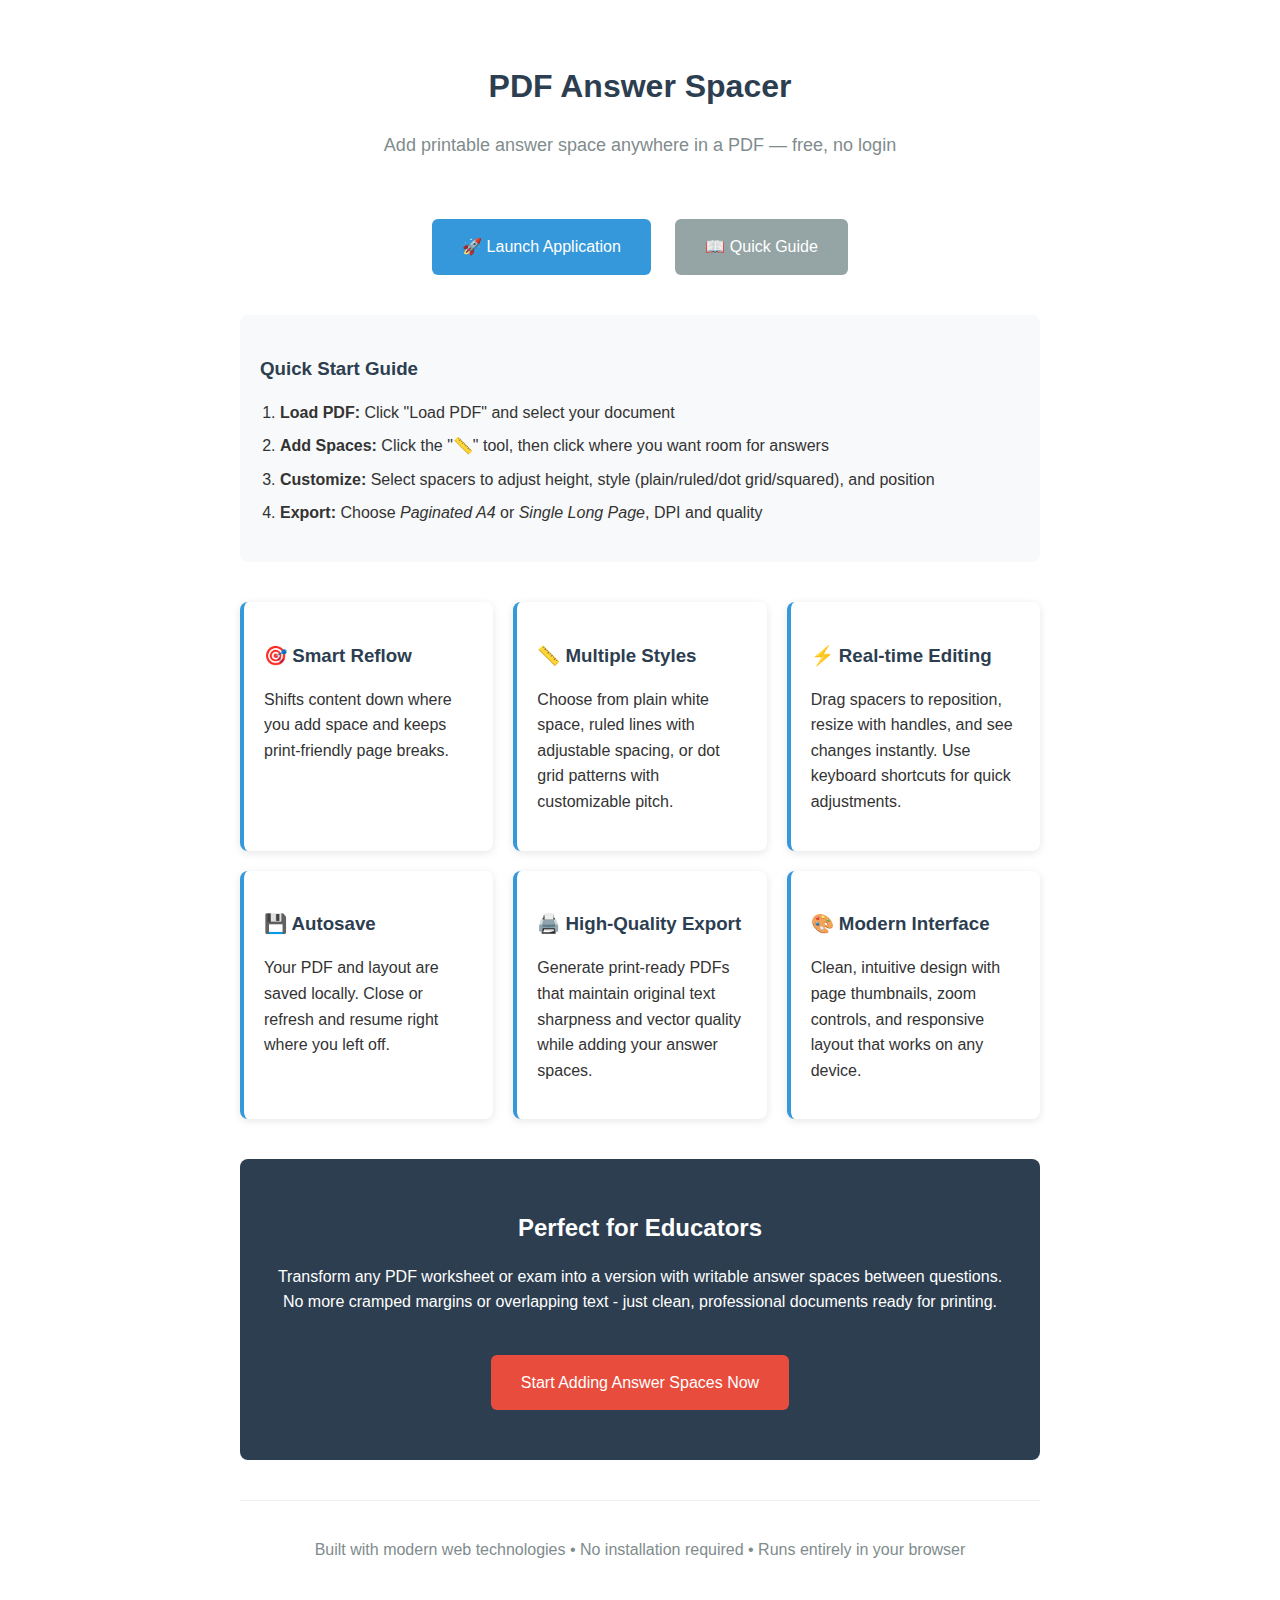
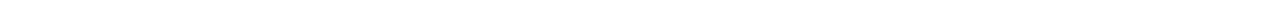
<file: demo.html>
<!DOCTYPE html>
<html lang="en">
<head>
    <meta charset="UTF-8">
    <meta name="viewport" content="width=device-width, initial-scale=1.0">
    <title>PDF Answer Spacer - Demo</title>
    <style>
        body {
            font-family: -apple-system, BlinkMacSystemFont, 'Segoe UI', Roboto, sans-serif;
            max-width: 800px;
            margin: 0 auto;
            padding: 40px 20px;
            line-height: 1.6;
            color: #333;
        }
        .demo-header {
            text-align: center;
            margin-bottom: 40px;
        }
        .demo-header h1 {
            color: #2c3e50;
            margin-bottom: 10px;
        }
        .demo-header p {
            color: #7f8c8d;
            font-size: 18px;
        }
        .feature-grid {
            display: grid;
            grid-template-columns: repeat(auto-fit, minmax(250px, 1fr));
            gap: 20px;
            margin: 40px 0;
        }
        .feature-card {
            background: white;
            padding: 20px;
            border-radius: 8px;
            box-shadow: 0 2px 8px rgba(0,0,0,0.1);
            border-left: 4px solid #3498db;
        }
        .feature-card h3 {
            color: #2c3e50;
            margin-bottom: 10px;
        }
        .demo-button {
            display: inline-block;
            background: #3498db;
            color: white;
            padding: 15px 30px;
            text-decoration: none;
            border-radius: 6px;
            font-weight: 500;
            margin: 20px 10px;
            transition: background-color 0.2s ease;
        }
        .demo-button:hover {
            background: #2980b9;
        }
        .demo-button.secondary {
            background: #95a5a6;
        }
        .demo-button.secondary:hover {
            background: #7f8c8d;
        }
        .screenshot {
            max-width: 100%;
            border-radius: 8px;
            box-shadow: 0 4px 12px rgba(0,0,0,0.15);
            margin: 20px 0;
        }
        .instructions {
            background: #f8f9fa;
            padding: 20px;
            border-radius: 8px;
            margin: 20px 0;
        }
        .instructions h3 {
            color: #2c3e50;
            margin-bottom: 15px;
        }
        .instructions ol {
            padding-left: 20px;
        }
        .instructions li {
            margin-bottom: 8px;
        }
    </style>
</head>
<body>
    <div class="demo-header">
        <h1>PDF Answer Spacer</h1>
        <p>Add printable answer space anywhere in a PDF — free, no login</p>
    </div>

    <div style="text-align: center;">
        <a href="/" class="demo-button">🚀 Launch Application</a>
        <a href="/guide" class="demo-button secondary">📖 Quick Guide</a>
    </div>

    <div class="instructions">
        <h3>Quick Start Guide</h3>
        <ol>
            <li><strong>Load PDF:</strong> Click "Load PDF" and select your document</li>
            <li><strong>Add Spaces:</strong> Click the "📏" tool, then click where you want room for answers</li>
            <li><strong>Customize:</strong> Select spacers to adjust height, style (plain/ruled/dot grid/squared), and position</li>
            <li><strong>Export:</strong> Choose <em>Paginated A4</em> or <em>Single Long Page</em>, DPI and quality</li>
        </ol>
    </div>

    <div class="feature-grid">
        <div class="feature-card">
            <h3>🎯 Smart Reflow</h3>
            <p>Shifts content down where you add space and keeps print-friendly page breaks.</p>
        </div>

        <div class="feature-card">
            <h3>📏 Multiple Styles</h3>
            <p>Choose from plain white space, ruled lines with adjustable spacing, or dot grid patterns with customizable pitch.</p>
        </div>

        <div class="feature-card">
            <h3>⚡ Real-time Editing</h3>
            <p>Drag spacers to reposition, resize with handles, and see changes instantly. Use keyboard shortcuts for quick adjustments.</p>
        </div>

        <div class="feature-card">
            <h3>💾 Autosave</h3>
            <p>Your PDF and layout are saved locally. Close or refresh and resume right where you left off.</p>
        </div>

        <div class="feature-card">
            <h3>🖨️ High-Quality Export</h3>
            <p>Generate print-ready PDFs that maintain original text sharpness and vector quality while adding your answer spaces.</p>
        </div>

        <div class="feature-card">
            <h3>🎨 Modern Interface</h3>
            <p>Clean, intuitive design with page thumbnails, zoom controls, and responsive layout that works on any device.</p>
        </div>
    </div>

    <div style="background: #2c3e50; color: white; padding: 30px; border-radius: 8px; margin: 40px 0; text-align: center;">
        <h2 style="margin-bottom: 15px;">Perfect for Educators</h2>
        <p style="font-size: 16px; margin-bottom: 20px;">
            Transform any PDF worksheet or exam into a version with writable answer spaces between questions. 
            No more cramped margins or overlapping text - just clean, professional documents ready for printing.
        </p>
        <a href="index.html" class="demo-button" style="background: #e74c3c; border: none;">
            Start Adding Answer Spaces Now
        </a>
    </div>

    <div style="text-align: center; color: #7f8c8d; margin-top: 40px; padding-top: 20px; border-top: 1px solid #ecf0f1;">
        <p>Built with modern web technologies • No installation required • Runs entirely in your browser</p>
    </div>
</body>
</html>
</file>
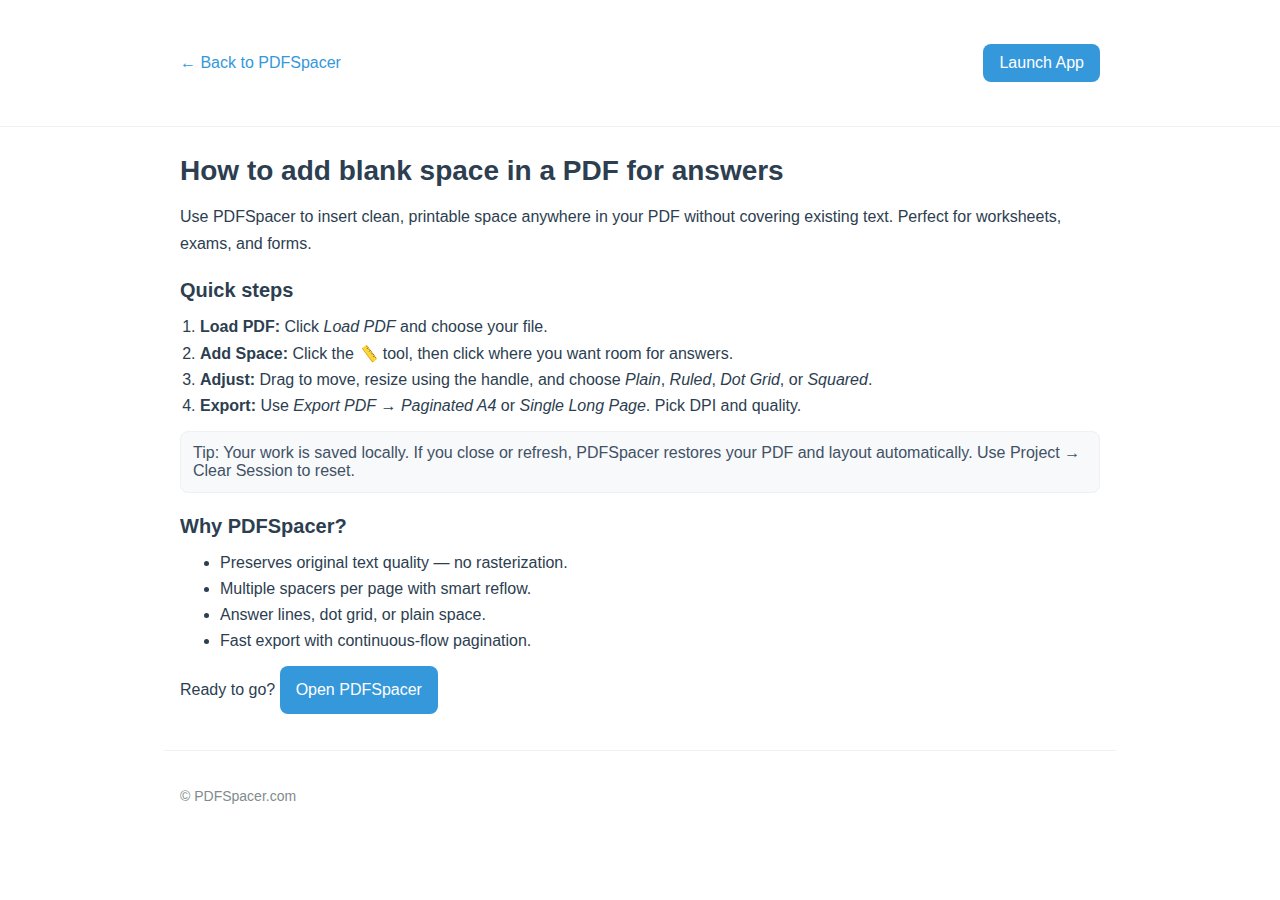
<file: guide.html>
<!DOCTYPE html>
<html lang="en">
<head>
  <meta charset="UTF-8">
  <meta name="viewport" content="width=device-width, initial-scale=1.0">
  <title>How to Add Blank Space in a PDF for Answers | PDFSpacer</title>
  <meta name="description" content="Step-by-step guide: add blank space anywhere in a PDF for answers or notes without covering text. Free, no login—using PDFSpacer.">
  <link rel="canonical" href="https://pdfspacer.com/guide">
  <meta name="robots" content="index, follow">
  <meta property="og:title" content="How to Add Blank Space in a PDF for Answers">
  <meta property="og:description" content="Click to insert answer space anywhere in your PDF with PDFSpacer. Free, no login.">
  <meta property="og:type" content="article">
  <meta property="og:url" content="https://pdfspacer.com/guide">
  <meta property="og:image" content="https://pdfspacer.com/og.png">
  <link rel="icon" type="image/svg+xml" href="/favicon.svg">
  <style>
    body { font-family: -apple-system, BlinkMacSystemFont, 'Segoe UI', Roboto, sans-serif; margin: 0; color: #2c3e50; }
    header { padding: 24px 16px; border-bottom: 1px solid #eef1f4; }
    header .wrap { max-width: 920px; margin: 0 auto; display:flex; align-items:center; justify-content:space-between; }
    header a { text-decoration: none; color:#3498db; }
    .wrap { max-width: 920px; margin: 0 auto; padding: 20px 16px; }
    h1 { font-size: 28px; margin: 8px 0 12px; }
    h2 { font-size: 20px; margin: 22px 0 10px; }
    p { line-height: 1.7; }
    .btn { display:inline-block; background:#3498db; color:#fff; padding:10px 16px; border-radius:8px; text-decoration:none; }
    .btn:hover { background:#2980b9; }
    ol { padding-left: 20px; }
    li { margin: 8px 0; }
    .tip { background:#f8f9fa; border:1px solid #eef1f4; border-radius:8px; padding:12px; margin:16px 0; color:#415166; }
    footer { border-top:1px solid #eef1f4; margin-top: 20px; }
  </style>
  <script type="application/ld+json">
  {
    "@context": "https://schema.org",
    "@type": "HowTo",
    "name": "How to add blank space in a PDF for answers",
    "description": "Use PDFSpacer to insert answer space anywhere in a PDF without covering text.",
    "image": "https://pdfspacer.com/og.png",
    "totalTime": "PT1M",
    "tool": ["PDFSpacer"],
    "step": [
      {"@type":"HowToStep","name":"Open PDFSpacer","text":"Go to pdfspacer.com and click Load PDF."},
      {"@type":"HowToStep","name":"Insert space","text":"Select the 📏 tool and click where you want space."},
      {"@type":"HowToStep","name":"Adjust","text":"Resize or move the spacer, choose Plain/Ruled/Dot grid."},
      {"@type":"HowToStep","name":"Export","text":"Click Export PDF and choose Paginated A4 or Single Long Page."}
    ]
  }
  </script>
  
</head>
<body>
  <header>
    <div class="wrap">
      <a href="/">← Back to PDFSpacer</a>
      <a class="btn" href="/">Launch App</a>
    </div>
  </header>
  <main class="wrap">
    <h1>How to add blank space in a PDF for answers</h1>
    <p>Use PDFSpacer to insert clean, printable space anywhere in your PDF without covering existing text. Perfect for worksheets, exams, and forms.</p>

    <h2>Quick steps</h2>
    <ol>
      <li><strong>Load PDF:</strong> Click <em>Load PDF</em> and choose your file.</li>
      <li><strong>Add Space:</strong> Click the <em>📏</em> tool, then click where you want room for answers.</li>
      <li><strong>Adjust:</strong> Drag to move, resize using the handle, and choose <em>Plain</em>, <em>Ruled</em>, <em>Dot Grid</em>, or <em>Squared</em>.</li>
      <li><strong>Export:</strong> Use <em>Export PDF</em> → <em>Paginated A4</em> or <em>Single Long Page</em>. Pick DPI and quality.</li>
    </ol>

    <div class="tip">Tip: Your work is saved locally. If you close or refresh, PDFSpacer restores your PDF and layout automatically. Use Project → Clear Session to reset.</div>

    <h2>Why PDFSpacer?</h2>
    <ul>
      <li>Preserves original text quality — no rasterization.</li>
      <li>Multiple spacers per page with smart reflow.</li>
      <li>Answer lines, dot grid, or plain space.</li>
      <li>Fast export with continuous-flow pagination.</li>
    </ul>

    <p>
      Ready to go?
      <a class="btn" href="/">Open PDFSpacer</a>
    </p>
  </main>
  <footer class="wrap">
    <p style="color:#7f8c8d; font-size:14px;">© PDFSpacer.com</p>
  </footer>
</body>
</html>
</file>
